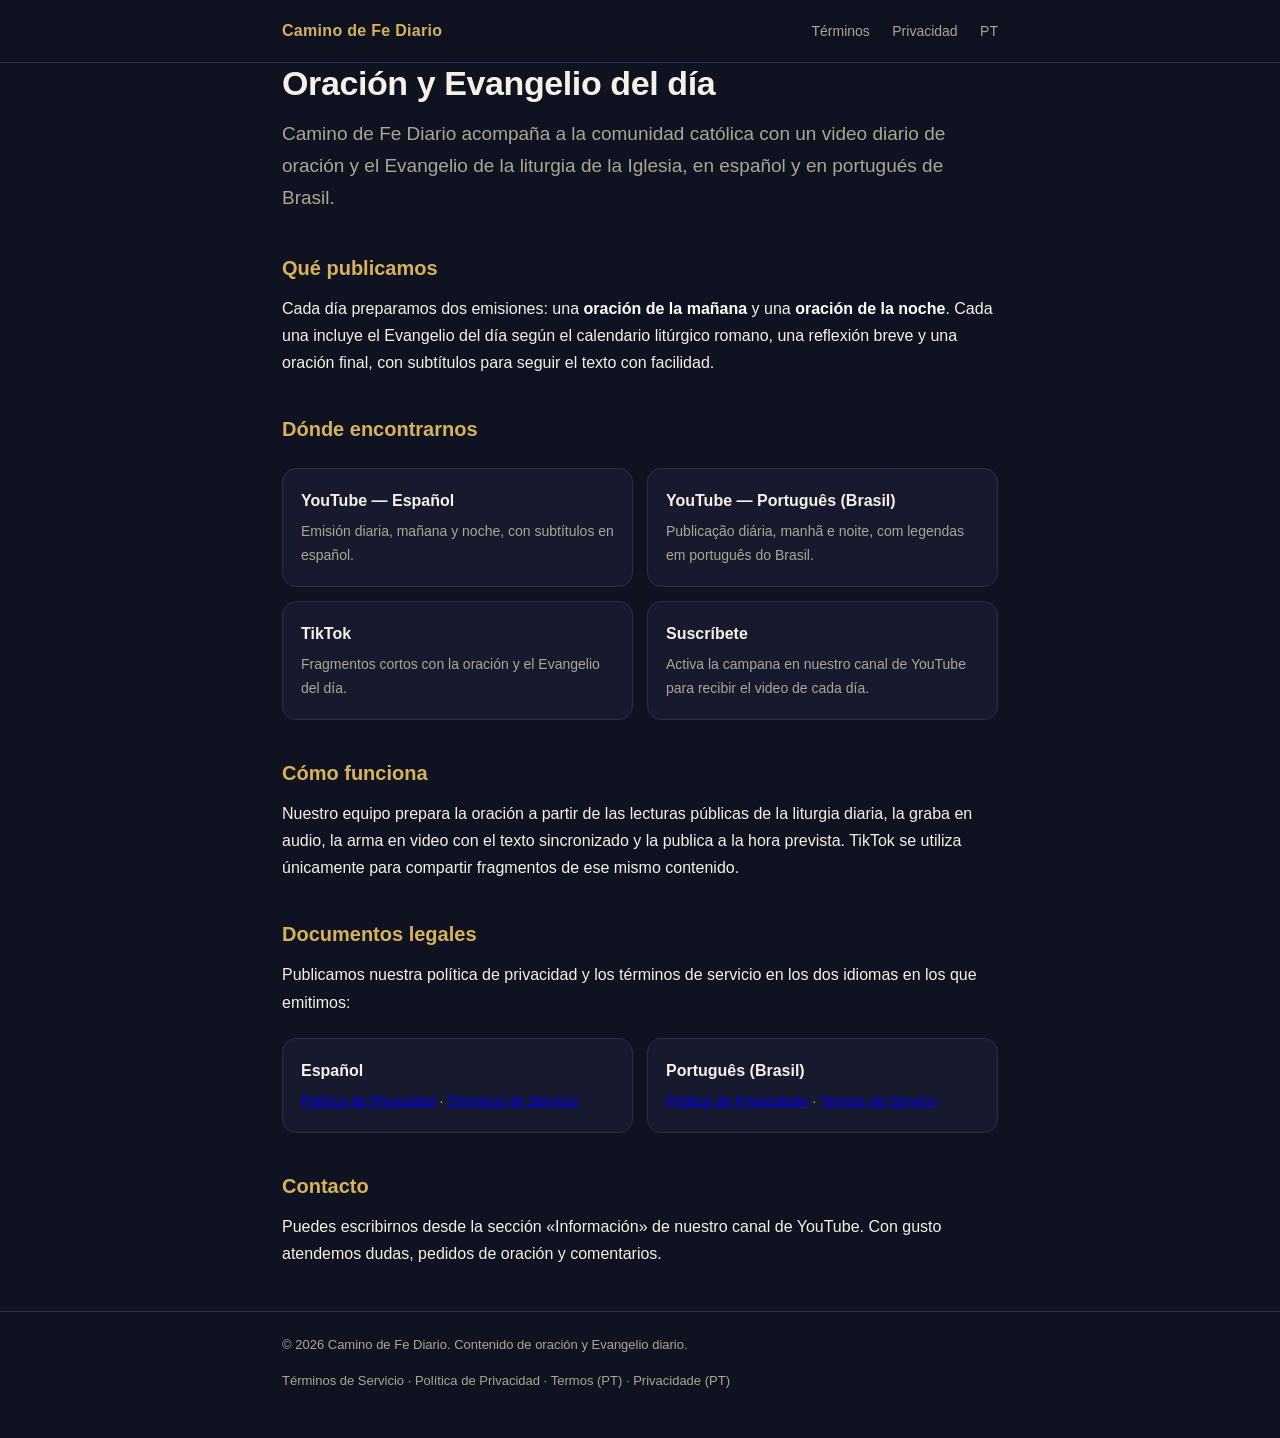
<file: index.html>
<!DOCTYPE html>
<html lang="es">
<head>
  <meta charset="utf-8">
  <meta name="viewport" content="width=device-width, initial-scale=1">
  <title>Camino de Fe Diario — Oración y Evangelio del día</title>
  <meta name="description" content="Camino de Fe Diario publica cada día la oración y el Evangelio de la liturgia católica en video, en español y en portugués de Brasil.">
  <link rel="stylesheet" href="/style.css">
</head>
<body>
  <header class="site-header">
    <div class="wrap">
      <a class="brand" href="/">Camino de Fe Diario</a>
      <nav>
        <a href="/terminos.html">Términos</a>
        <a href="/privacidad.html">Privacidad</a>
        <a href="/privacidade.html" lang="pt-BR" title="Política de Privacidade (português)">PT</a>
      </nav>
    </div>
  </header>

  <main class="wrap">
    <h1>Oración y Evangelio del día</h1>
    <p class="lead">Camino de Fe Diario acompaña a la comunidad católica con un video diario de oración y el Evangelio de la liturgia de la Iglesia, en español y en portugués de Brasil.</p>

    <h2>Qué publicamos</h2>
    <p>Cada día preparamos dos emisiones: una <strong>oración de la mañana</strong> y una <strong>oración de la noche</strong>. Cada una incluye el Evangelio del día según el calendario litúrgico romano, una reflexión breve y una oración final, con subtítulos para seguir el texto con facilidad.</p>

    <h2>Dónde encontrarnos</h2>
    <div class="cards">
      <div class="card">
        <h3>YouTube — Español</h3>
        <p>Emisión diaria, mañana y noche, con subtítulos en español.</p>
      </div>
      <div class="card">
        <h3>YouTube — Português (Brasil)</h3>
        <p>Publicação diária, manhã e noite, com legendas em português do Brasil.</p>
      </div>
      <div class="card">
        <h3>TikTok</h3>
        <p>Fragmentos cortos con la oración y el Evangelio del día.</p>
      </div>
      <div class="card">
        <h3>Suscríbete</h3>
        <p>Activa la campana en nuestro canal de YouTube para recibir el video de cada día.</p>
      </div>
    </div>

    <h2>Cómo funciona</h2>
    <p>Nuestro equipo prepara la oración a partir de las lecturas públicas de la liturgia diaria, la graba en audio, la arma en video con el texto sincronizado y la publica a la hora prevista. TikTok se utiliza únicamente para compartir fragmentos de ese mismo contenido.</p>

    <h2>Documentos legales</h2>
    <p>Publicamos nuestra política de privacidad y los términos de servicio en los dos idiomas en los que emitimos:</p>
    <div class="cards">
      <div class="card">
        <h3>Español</h3>
        <p><a href="/privacidad.html">Política de Privacidad</a> · <a href="/terminos.html">Términos de Servicio</a></p>
      </div>
      <div class="card">
        <h3>Português (Brasil)</h3>
        <p><a href="/privacidade.html" lang="pt-BR">Política de Privacidade</a> · <a href="/termos.html" lang="pt-BR">Termos de Serviço</a></p>
      </div>
    </div>

    <h2>Contacto</h2>
    <p>Puedes escribirnos desde la sección «Información» de nuestro canal de YouTube. Con gusto atendemos dudas, pedidos de oración y comentarios.</p>
  </main>

  <footer>
    <div class="wrap">
      <span>© <span id="y">2026</span> Camino de Fe Diario. Contenido de oración y Evangelio diario.</span>
      <span>
        <a href="/terminos.html">Términos de Servicio</a> ·
        <a href="/privacidad.html">Política de Privacidad</a> ·
        <a href="/termos.html" lang="pt-BR">Termos (PT)</a> ·
        <a href="/privacidade.html" lang="pt-BR">Privacidade (PT)</a>
      </span>
    </div>
  </footer>
  <script>document.getElementById('y').textContent = new Date().getFullYear();</script>
</body>
</html>
</file>
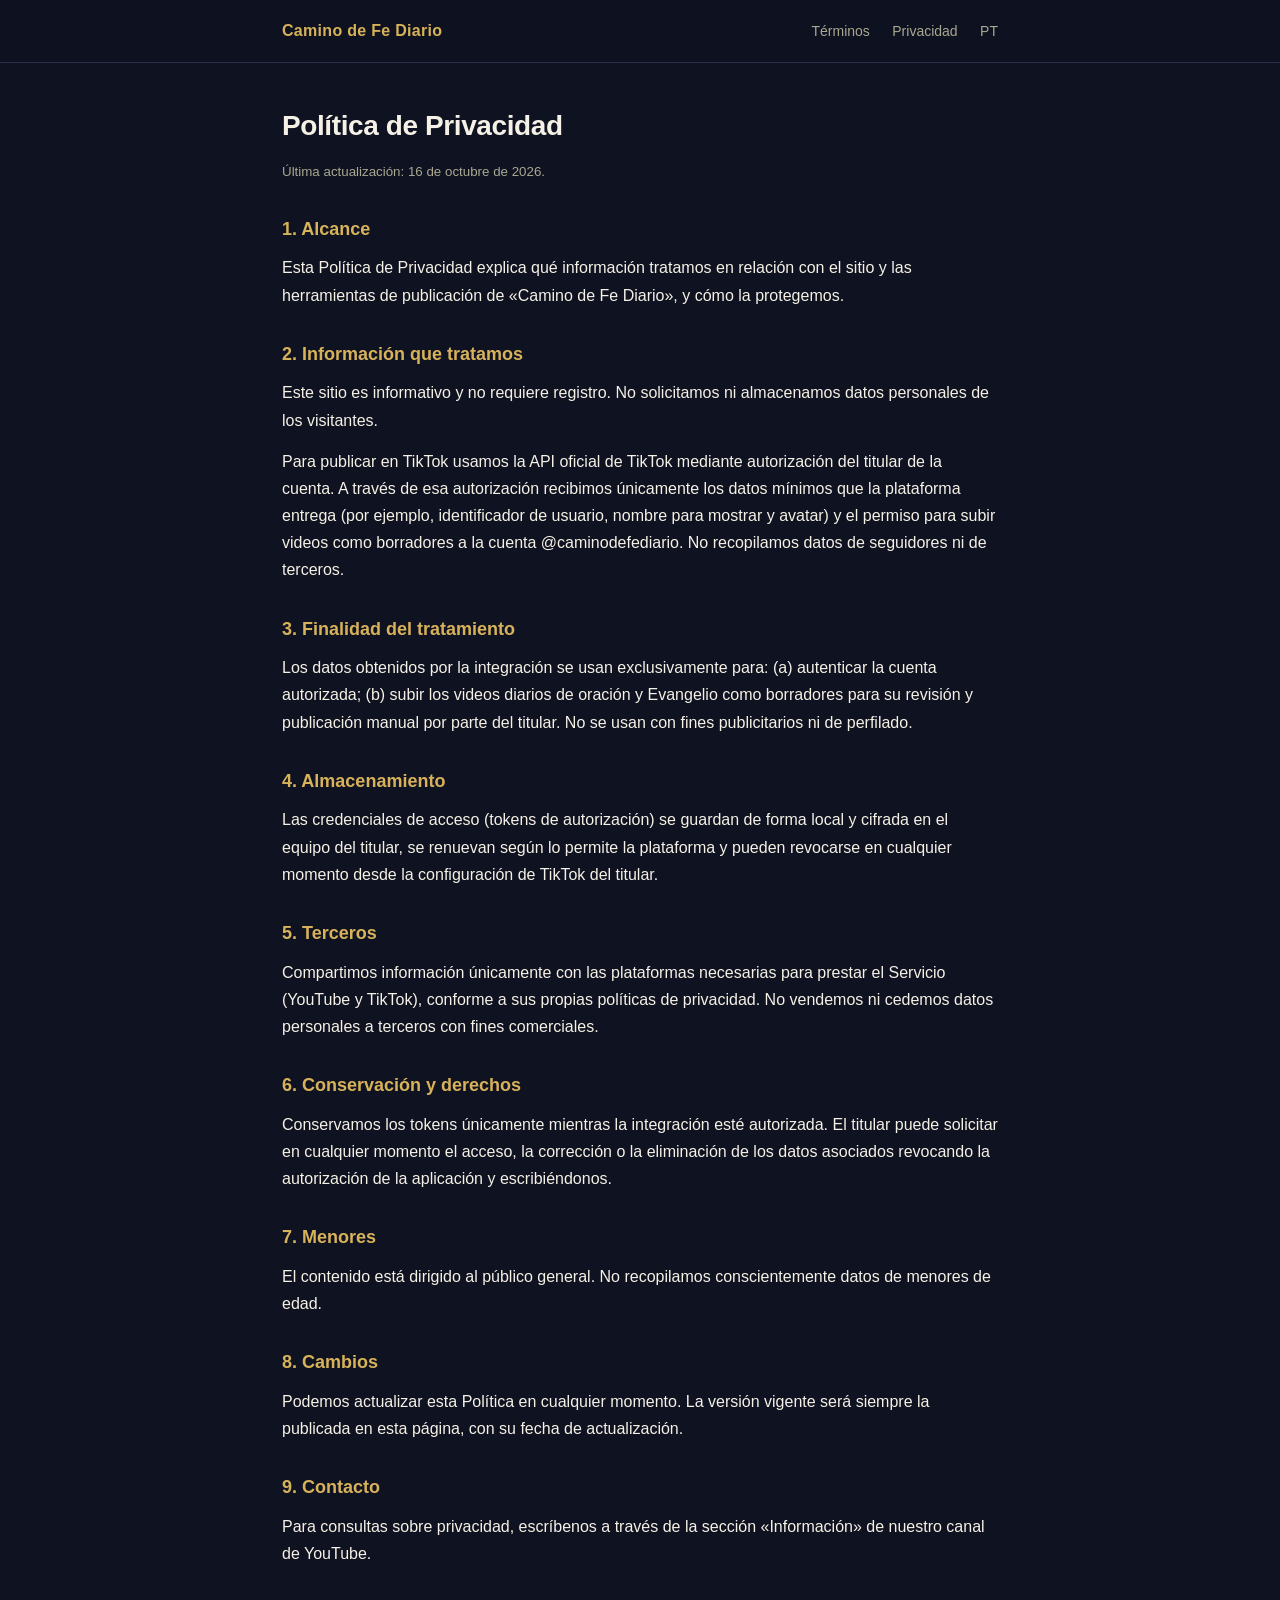
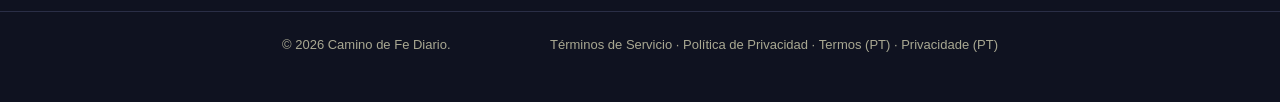
<file: privacidad.html>
<!DOCTYPE html>
<html lang="es">
<head>
  <meta charset="utf-8">
  <meta name="viewport" content="width=device-width, initial-scale=1">
  <title>Política de Privacidad — Camino de Fe Diario</title>
  <meta name="description" content="Política de Privacidad de Camino de Fe Diario.">
  <link rel="stylesheet" href="/style.css">
</head>
<body class="legal">
  <header class="site-header">
    <div class="wrap">
      <a class="brand" href="/">Camino de Fe Diario</a>
      <nav>
        <a href="/terminos.html">Términos</a>
        <a href="/privacidad.html">Privacidad</a>
        <a href="/privacidade.html" lang="pt-BR" title="Política de Privacidade (português)">PT</a>
      </nav>
    </div>
  </header>

  <main class="wrap">
    <h1>Política de Privacidad</h1>
    <p><small class="updated">Última actualización: 16 de octubre de 2026.</small></p>

    <h2>1. Alcance</h2>
    <p>Esta Política de Privacidad explica qué información tratamos en relación con el sitio y las herramientas de publicación de «Camino de Fe Diario», y cómo la protegemos.</p>

    <h2>2. Información que tratamos</h2>
    <p>Este sitio es informativo y no requiere registro. No solicitamos ni almacenamos datos personales de los visitantes.</p>
    <p>Para publicar en TikTok usamos la API oficial de TikTok mediante autorización del titular de la cuenta. A través de esa autorización recibimos únicamente los datos mínimos que la plataforma entrega (por ejemplo, identificador de usuario, nombre para mostrar y avatar) y el permiso para subir videos como borradores a la cuenta @caminodefediario. No recopilamos datos de seguidores ni de terceros.</p>

    <h2>3. Finalidad del tratamiento</h2>
    <p>Los datos obtenidos por la integración se usan exclusivamente para: (a) autenticar la cuenta autorizada; (b) subir los videos diarios de oración y Evangelio como borradores para su revisión y publicación manual por parte del titular. No se usan con fines publicitarios ni de perfilado.</p>

    <h2>4. Almacenamiento</h2>
    <p>Las credenciales de acceso (tokens de autorización) se guardan de forma local y cifrada en el equipo del titular, se renuevan según lo permite la plataforma y pueden revocarse en cualquier momento desde la configuración de TikTok del titular.</p>

    <h2>5. Terceros</h2>
    <p>Compartimos información únicamente con las plataformas necesarias para prestar el Servicio (YouTube y TikTok), conforme a sus propias políticas de privacidad. No vendemos ni cedemos datos personales a terceros con fines comerciales.</p>

    <h2>6. Conservación y derechos</h2>
    <p>Conservamos los tokens únicamente mientras la integración esté autorizada. El titular puede solicitar en cualquier momento el acceso, la corrección o la eliminación de los datos asociados revocando la autorización de la aplicación y escribiéndonos.</p>

    <h2>7. Menores</h2>
    <p>El contenido está dirigido al público general. No recopilamos conscientemente datos de menores de edad.</p>

    <h2>8. Cambios</h2>
    <p>Podemos actualizar esta Política en cualquier momento. La versión vigente será siempre la publicada en esta página, con su fecha de actualización.</p>

    <h2>9. Contacto</h2>
    <p>Para consultas sobre privacidad, escríbenos a través de la sección «Información» de nuestro canal de YouTube.</p>
  </main>

  <footer>
    <div class="wrap">
      <span>© 2026 Camino de Fe Diario.</span>
      <span>
        <a href="/terminos.html">Términos de Servicio</a> ·
        <a href="/privacidad.html">Política de Privacidad</a> ·
        <a href="/termos.html" lang="pt-BR">Termos (PT)</a> ·
        <a href="/privacidade.html" lang="pt-BR">Privacidade (PT)</a>
      </span>
    </div>
  </footer>
</body>
</html>
</file>
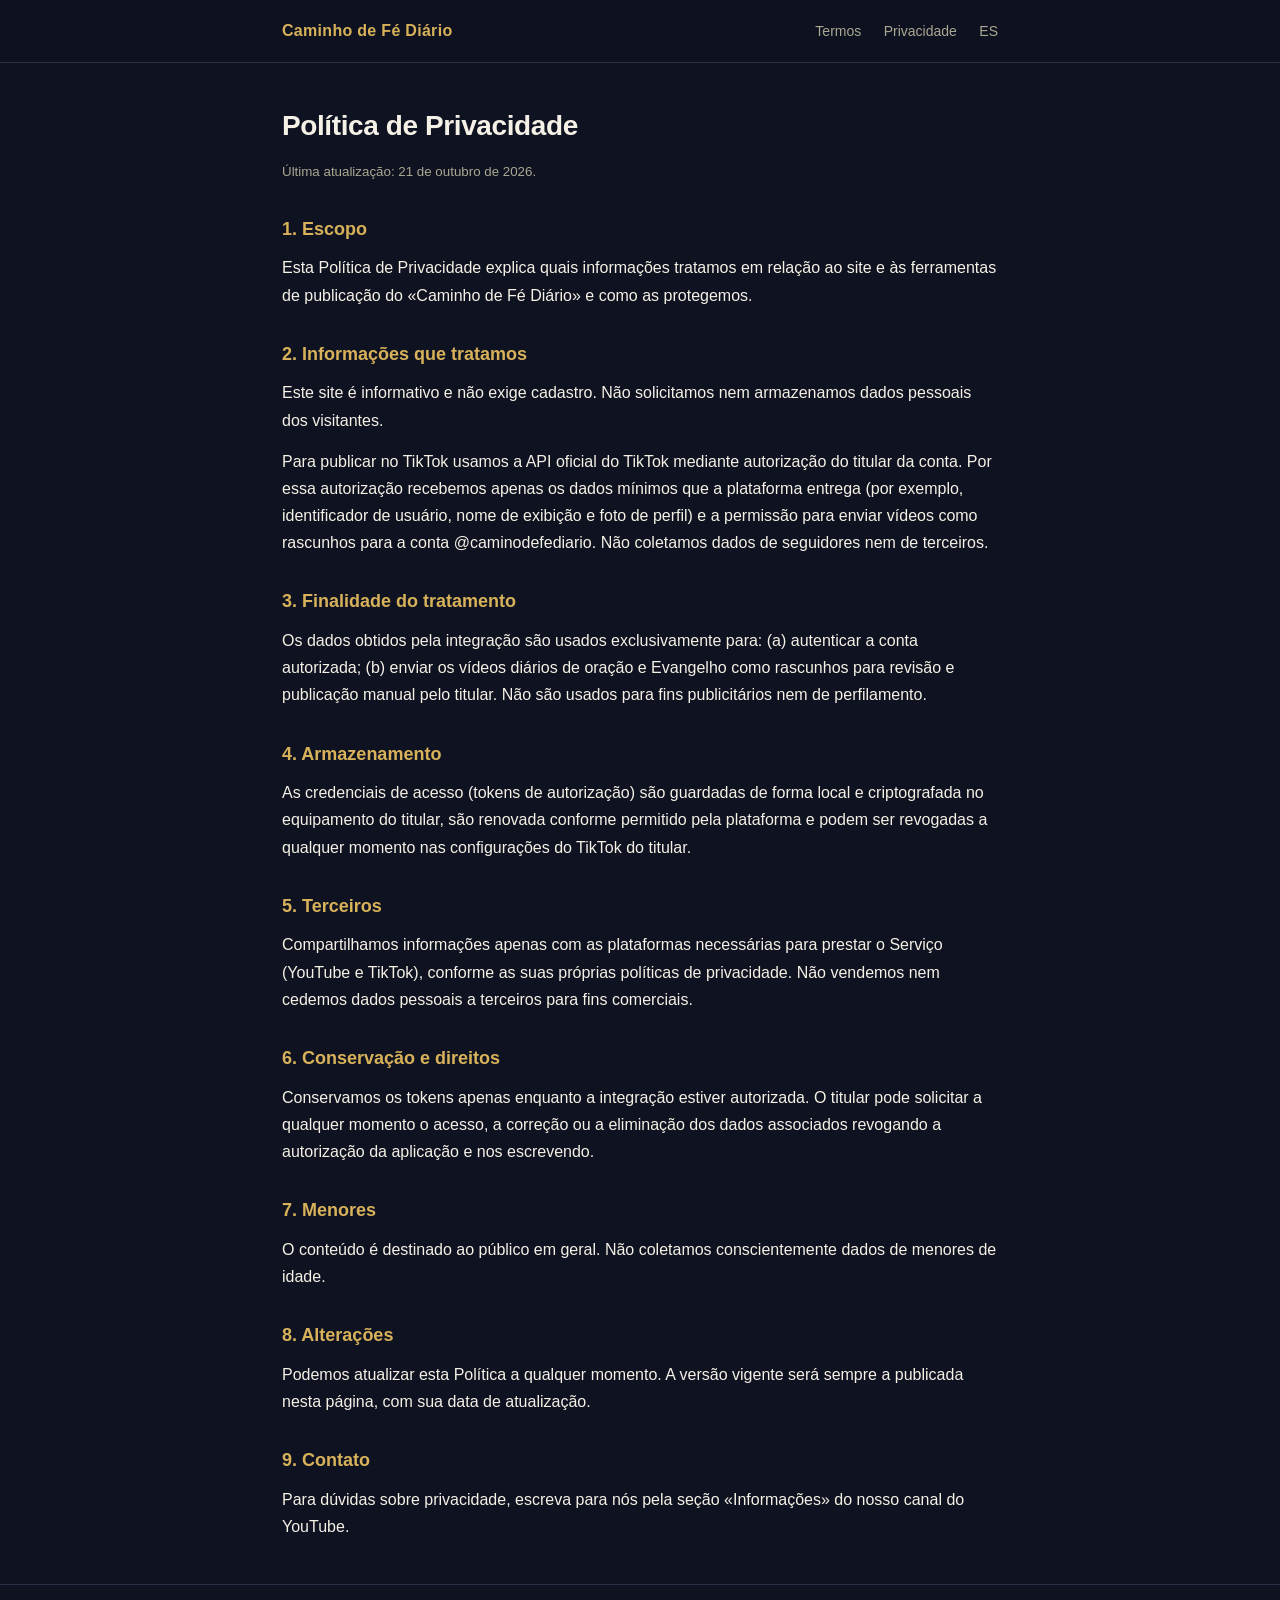
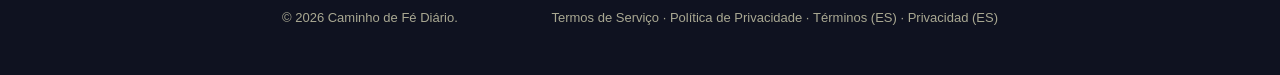
<file: privacidade.html>
<!DOCTYPE html>
<html lang="pt-BR">
<head>
  <meta charset="utf-8">
  <meta name="viewport" content="width=device-width, initial-scale=1">
  <title>Política de Privacidade — Caminho de Fé Diário</title>
  <meta name="description" content="Política de Privacidade do Caminho de Fé Diário.">
  <link rel="stylesheet" href="/style.css">
</head>
<body class="legal">
  <header class="site-header">
    <div class="wrap">
      <a class="brand" href="/">Caminho de Fé Diário</a>
      <nav>
        <a href="/termos.html">Termos</a>
        <a href="/privacidade.html">Privacidade</a>
        <a href="/privacidad.html" lang="es" title="Política de Privacidad (español)">ES</a>
      </nav>
    </div>
  </header>

  <main class="wrap">
    <h1>Política de Privacidade</h1>
    <p><small class="updated">Última atualização: 21 de outubro de 2026.</small></p>

    <h2>1. Escopo</h2>
    <p>Esta Política de Privacidade explica quais informações tratamos em relação ao site e às ferramentas de publicação do «Caminho de Fé Diário» e como as protegemos.</p>

    <h2>2. Informações que tratamos</h2>
    <p>Este site é informativo e não exige cadastro. Não solicitamos nem armazenamos dados pessoais dos visitantes.</p>
    <p>Para publicar no TikTok usamos a API oficial do TikTok mediante autorização do titular da conta. Por essa autorização recebemos apenas os dados mínimos que a plataforma entrega (por exemplo, identificador de usuário, nome de exibição e foto de perfil) e a permissão para enviar vídeos como rascunhos para a conta @caminodefediario. Não coletamos dados de seguidores nem de terceiros.</p>

    <h2>3. Finalidade do tratamento</h2>
    <p>Os dados obtidos pela integração são usados exclusivamente para: (a) autenticar a conta autorizada; (b) enviar os vídeos diários de oração e Evangelho como rascunhos para revisão e publicação manual pelo titular. Não são usados para fins publicitários nem de perfilamento.</p>

    <h2>4. Armazenamento</h2>
    <p>As credenciais de acesso (tokens de autorização) são guardadas de forma local e criptografada no equipamento do titular, são renovada conforme permitido pela plataforma e podem ser revogadas a qualquer momento nas configurações do TikTok do titular.</p>

    <h2>5. Terceiros</h2>
    <p>Compartilhamos informações apenas com as plataformas necessárias para prestar o Serviço (YouTube e TikTok), conforme as suas próprias políticas de privacidade. Não vendemos nem cedemos dados pessoais a terceiros para fins comerciais.</p>

    <h2>6. Conservação e direitos</h2>
    <p>Conservamos os tokens apenas enquanto a integração estiver autorizada. O titular pode solicitar a qualquer momento o acesso, a correção ou a eliminação dos dados associados revogando a autorização da aplicação e nos escrevendo.</p>

    <h2>7. Menores</h2>
    <p>O conteúdo é destinado ao público em geral. Não coletamos conscientemente dados de menores de idade.</p>

    <h2>8. Alterações</h2>
    <p>Podemos atualizar esta Política a qualquer momento. A versão vigente será sempre a publicada nesta página, com sua data de atualização.</p>

    <h2>9. Contato</h2>
    <p>Para dúvidas sobre privacidade, escreva para nós pela seção «Informações» do nosso canal do YouTube.</p>
  </main>

  <footer>
    <div class="wrap">
      <span>© 2026 Caminho de Fé Diário.</span>
      <span>
        <a href="/termos.html">Termos de Serviço</a> ·
        <a href="/privacidade.html">Política de Privacidade</a> ·
        <a href="/terminos.html" lang="es">Términos (ES)</a> ·
        <a href="/privacidad.html" lang="es">Privacidad (ES)</a>
      </span>
    </div>
  </footer>
</body>
</html>
</file>
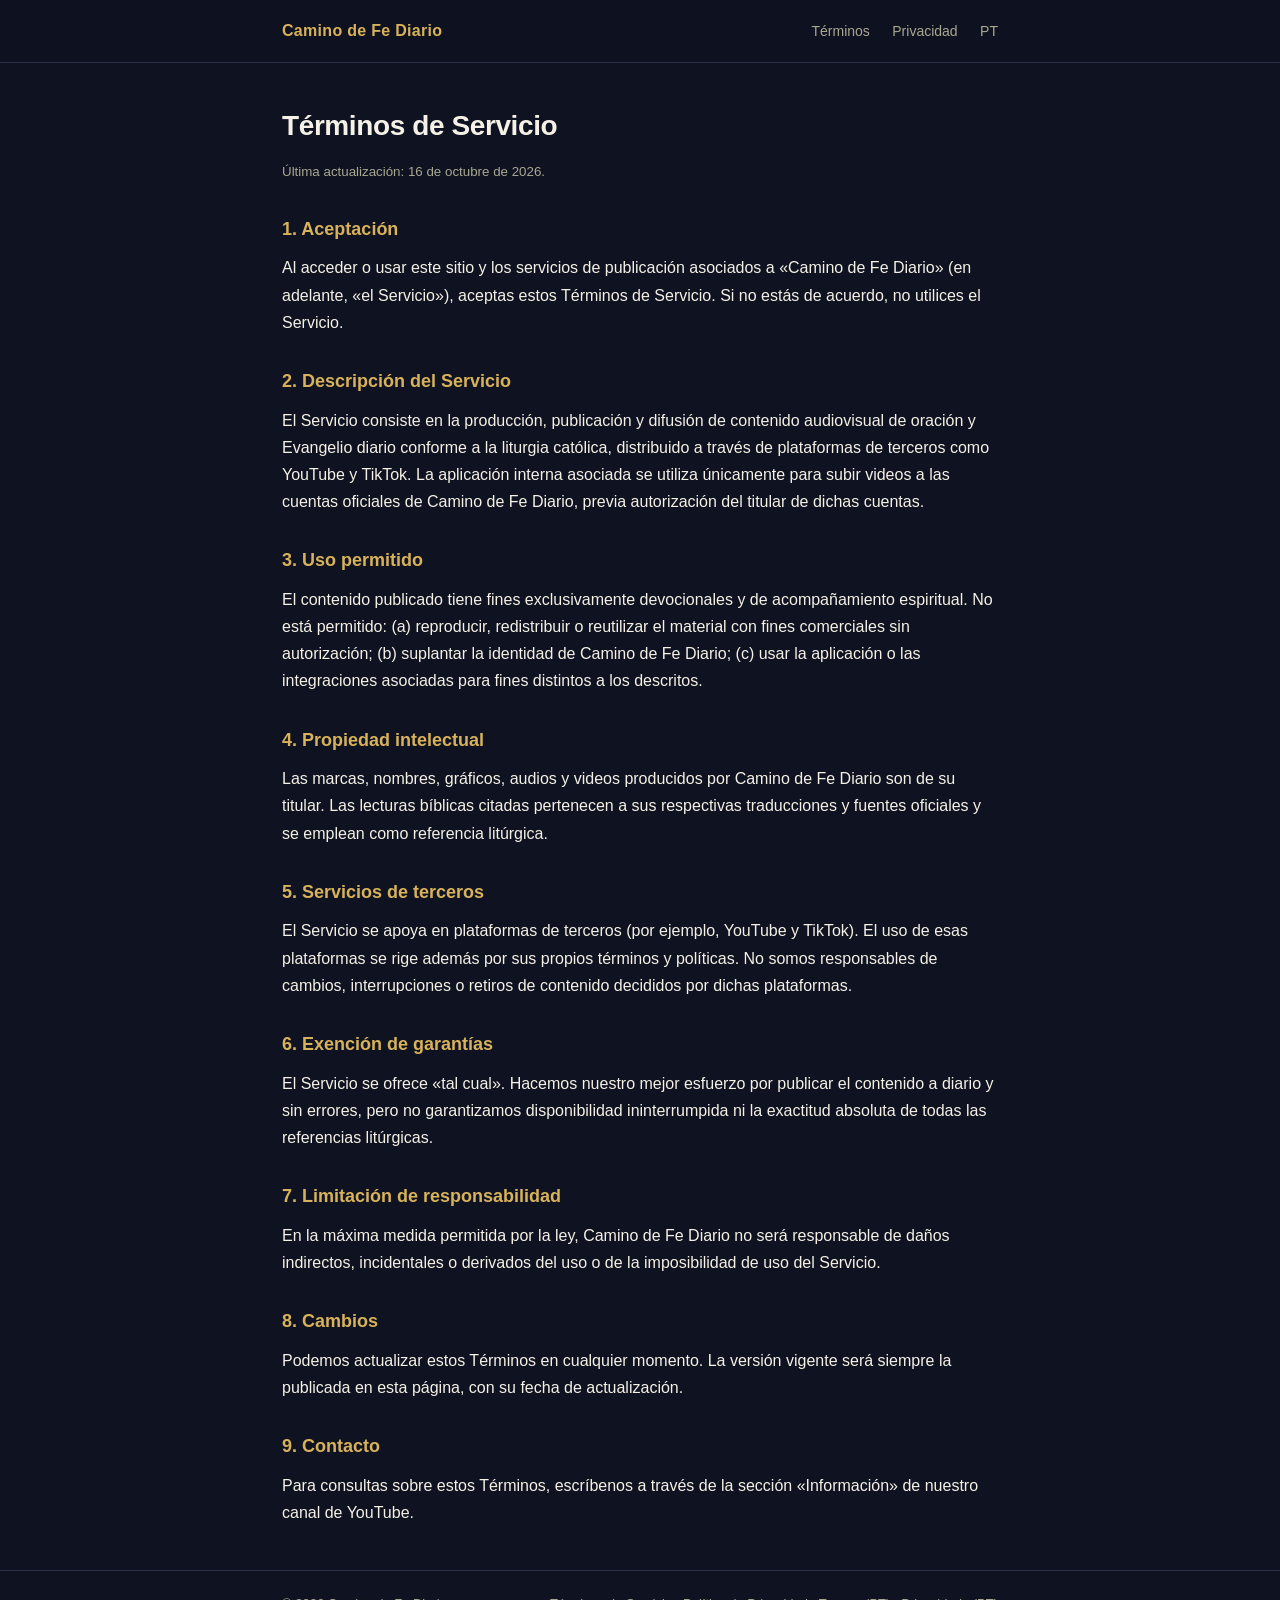
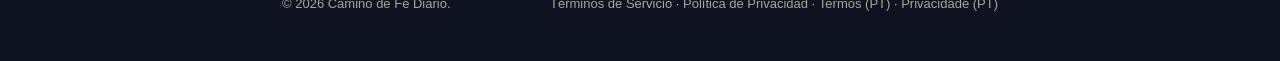
<file: terminos.html>
<!DOCTYPE html>
<html lang="es">
<head>
  <meta charset="utf-8">
  <meta name="viewport" content="width=device-width, initial-scale=1">
  <title>Términos de Servicio — Camino de Fe Diario</title>
  <meta name="description" content="Términos de Servicio de Camino de Fe Diario.">
  <link rel="stylesheet" href="/style.css">
</head>
<body class="legal">
  <header class="site-header">
    <div class="wrap">
      <a class="brand" href="/">Camino de Fe Diario</a>
      <nav>
        <a href="/terminos.html">Términos</a>
        <a href="/privacidad.html">Privacidad</a>
        <a href="/privacidade.html" lang="pt-BR" title="Política de Privacidade (português)">PT</a>
      </nav>
    </div>
  </header>

  <main class="wrap">
    <h1>Términos de Servicio</h1>
    <p><small class="updated">Última actualización: 16 de octubre de 2026.</small></p>

    <h2>1. Aceptación</h2>
    <p>Al acceder o usar este sitio y los servicios de publicación asociados a «Camino de Fe Diario» (en adelante, «el Servicio»), aceptas estos Términos de Servicio. Si no estás de acuerdo, no utilices el Servicio.</p>

    <h2>2. Descripción del Servicio</h2>
    <p>El Servicio consiste en la producción, publicación y difusión de contenido audiovisual de oración y Evangelio diario conforme a la liturgia católica, distribuido a través de plataformas de terceros como YouTube y TikTok. La aplicación interna asociada se utiliza únicamente para subir videos a las cuentas oficiales de Camino de Fe Diario, previa autorización del titular de dichas cuentas.</p>

    <h2>3. Uso permitido</h2>
    <p>El contenido publicado tiene fines exclusivamente devocionales y de acompañamiento espiritual. No está permitido: (a) reproducir, redistribuir o reutilizar el material con fines comerciales sin autorización; (b) suplantar la identidad de Camino de Fe Diario; (c) usar la aplicación o las integraciones asociadas para fines distintos a los descritos.</p>

    <h2>4. Propiedad intelectual</h2>
    <p>Las marcas, nombres, gráficos, audios y videos producidos por Camino de Fe Diario son de su titular. Las lecturas bíblicas citadas pertenecen a sus respectivas traducciones y fuentes oficiales y se emplean como referencia litúrgica.</p>

    <h2>5. Servicios de terceros</h2>
    <p>El Servicio se apoya en plataformas de terceros (por ejemplo, YouTube y TikTok). El uso de esas plataformas se rige además por sus propios términos y políticas. No somos responsables de cambios, interrupciones o retiros de contenido decididos por dichas plataformas.</p>

    <h2>6. Exención de garantías</h2>
    <p>El Servicio se ofrece «tal cual». Hacemos nuestro mejor esfuerzo por publicar el contenido a diario y sin errores, pero no garantizamos disponibilidad ininterrumpida ni la exactitud absoluta de todas las referencias litúrgicas.</p>

    <h2>7. Limitación de responsabilidad</h2>
    <p>En la máxima medida permitida por la ley, Camino de Fe Diario no será responsable de daños indirectos, incidentales o derivados del uso o de la imposibilidad de uso del Servicio.</p>

    <h2>8. Cambios</h2>
    <p>Podemos actualizar estos Términos en cualquier momento. La versión vigente será siempre la publicada en esta página, con su fecha de actualización.</p>

    <h2>9. Contacto</h2>
    <p>Para consultas sobre estos Términos, escríbenos a través de la sección «Información» de nuestro canal de YouTube.</p>
  </main>

  <footer>
    <div class="wrap">
      <span>© 2026 Camino de Fe Diario.</span>
      <span>
        <a href="/terminos.html">Términos de Servicio</a> ·
        <a href="/privacidad.html">Política de Privacidad</a> ·
        <a href="/termos.html" lang="pt-BR">Termos (PT)</a> ·
        <a href="/privacidade.html" lang="pt-BR">Privacidade (PT)</a>
      </span>
    </div>
  </footer>
</body>
</html>
</file>
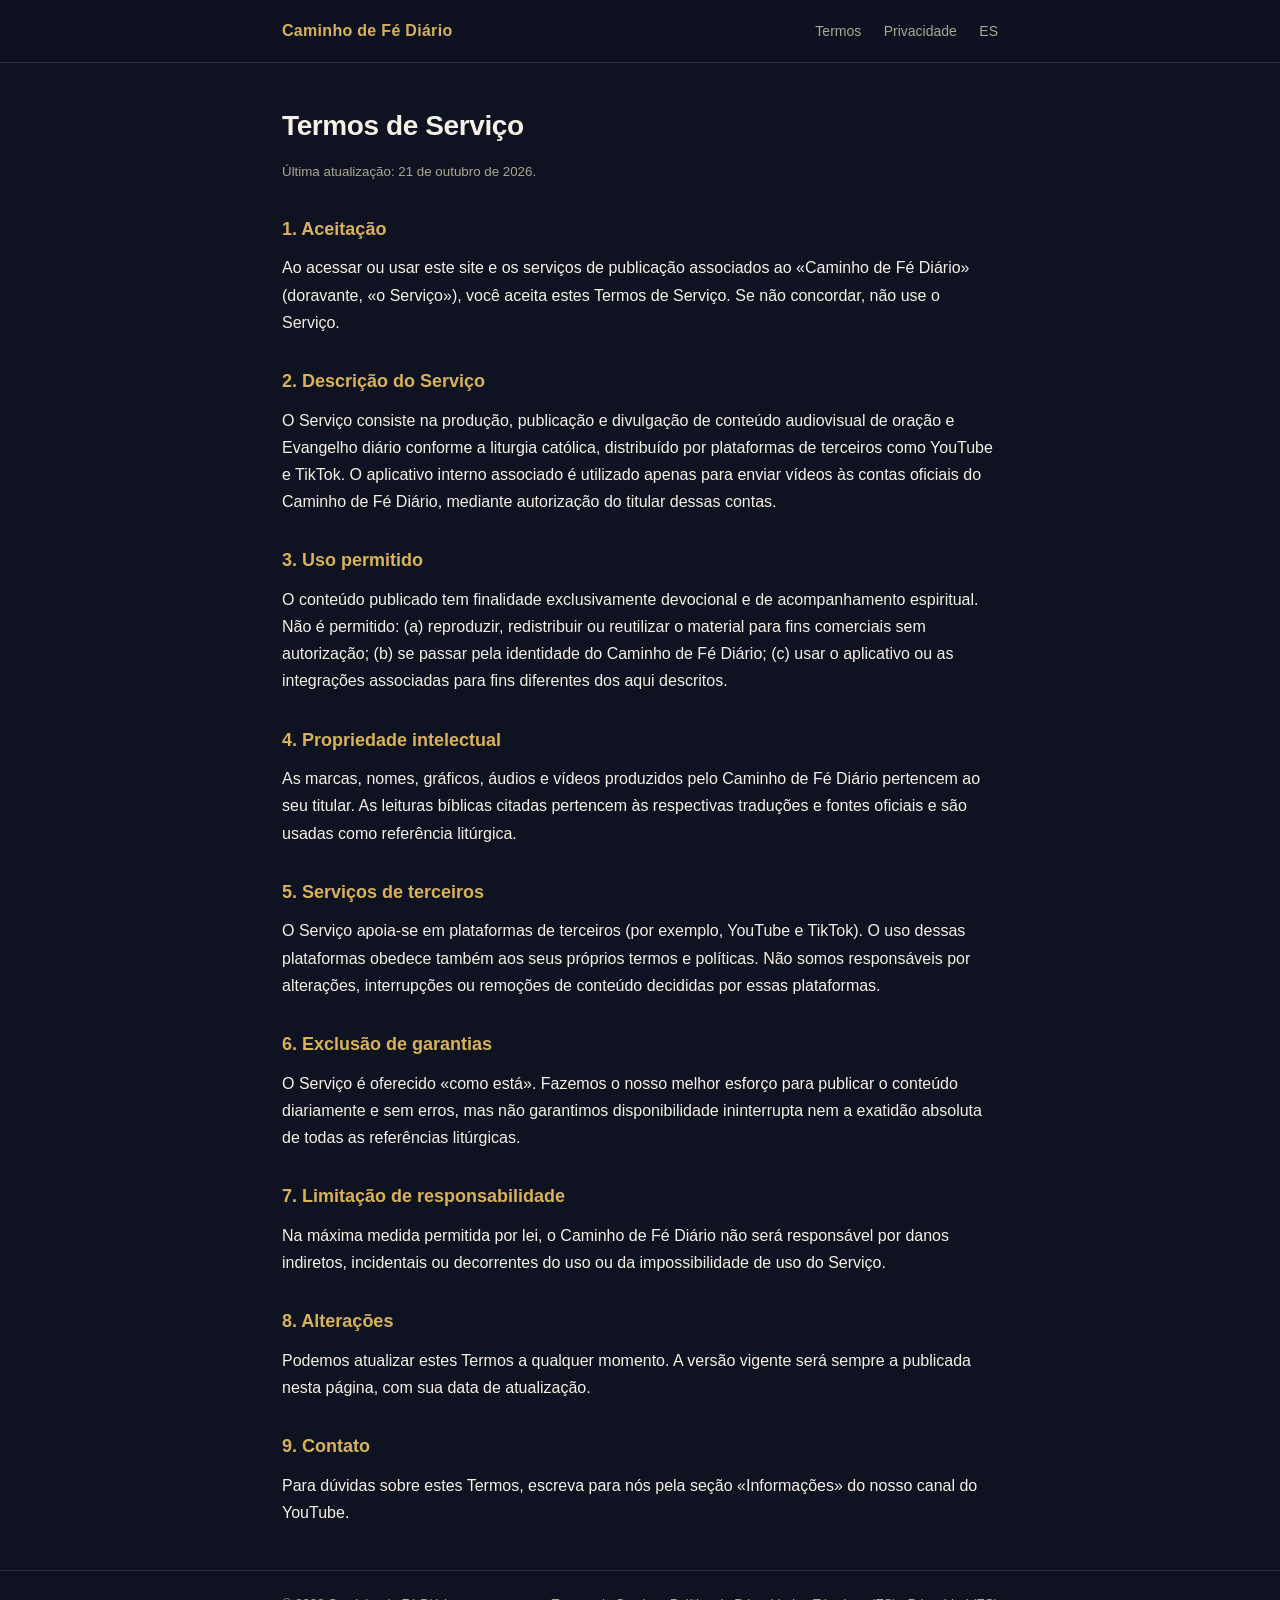
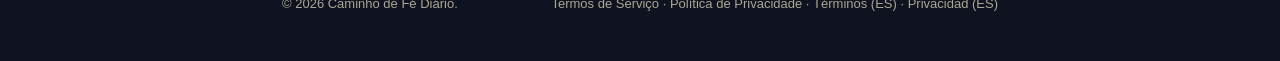
<file: termos.html>
<!DOCTYPE html>
<html lang="pt-BR">
<head>
  <meta charset="utf-8">
  <meta name="viewport" content="width=device-width, initial-scale=1">
  <title>Termos de Serviço — Caminho de Fé Diário</title>
  <meta name="description" content="Termos de Serviço do Caminho de Fé Diário.">
  <link rel="stylesheet" href="/style.css">
</head>
<body class="legal">
  <header class="site-header">
    <div class="wrap">
      <a class="brand" href="/">Caminho de Fé Diário</a>
      <nav>
        <a href="/termos.html">Termos</a>
        <a href="/privacidade.html">Privacidade</a>
        <a href="/privacidad.html" lang="es" title="Política de Privacidad (español)">ES</a>
      </nav>
    </div>
  </header>

  <main class="wrap">
    <h1>Termos de Serviço</h1>
    <p><small class="updated">Última atualização: 21 de outubro de 2026.</small></p>

    <h2>1. Aceitação</h2>
    <p>Ao acessar ou usar este site e os serviços de publicação associados ao «Caminho de Fé Diário» (doravante, «o Serviço»), você aceita estes Termos de Serviço. Se não concordar, não use o Serviço.</p>

    <h2>2. Descrição do Serviço</h2>
    <p>O Serviço consiste na produção, publicação e divulgação de conteúdo audiovisual de oração e Evangelho diário conforme a liturgia católica, distribuído por plataformas de terceiros como YouTube e TikTok. O aplicativo interno associado é utilizado apenas para enviar vídeos às contas oficiais do Caminho de Fé Diário, mediante autorização do titular dessas contas.</p>

    <h2>3. Uso permitido</h2>
    <p>O conteúdo publicado tem finalidade exclusivamente devocional e de acompanhamento espiritual. Não é permitido: (a) reproduzir, redistribuir ou reutilizar o material para fins comerciais sem autorização; (b) se passar pela identidade do Caminho de Fé Diário; (c) usar o aplicativo ou as integrações associadas para fins diferentes dos aqui descritos.</p>

    <h2>4. Propriedade intelectual</h2>
    <p>As marcas, nomes, gráficos, áudios e vídeos produzidos pelo Caminho de Fé Diário pertencem ao seu titular. As leituras bíblicas citadas pertencem às respectivas traduções e fontes oficiais e são usadas como referência litúrgica.</p>

    <h2>5. Serviços de terceiros</h2>
    <p>O Serviço apoia-se em plataformas de terceiros (por exemplo, YouTube e TikTok). O uso dessas plataformas obedece também aos seus próprios termos e políticas. Não somos responsáveis por alterações, interrupções ou remoções de conteúdo decididas por essas plataformas.</p>

    <h2>6. Exclusão de garantias</h2>
    <p>O Serviço é oferecido «como está». Fazemos o nosso melhor esforço para publicar o conteúdo diariamente e sem erros, mas não garantimos disponibilidade ininterrupta nem a exatidão absoluta de todas as referências litúrgicas.</p>

    <h2>7. Limitação de responsabilidade</h2>
    <p>Na máxima medida permitida por lei, o Caminho de Fé Diário não será responsável por danos indiretos, incidentais ou decorrentes do uso ou da impossibilidade de uso do Serviço.</p>

    <h2>8. Alterações</h2>
    <p>Podemos atualizar estes Termos a qualquer momento. A versão vigente será sempre a publicada nesta página, com sua data de atualização.</p>

    <h2>9. Contato</h2>
    <p>Para dúvidas sobre estes Termos, escreva para nós pela seção «Informações» do nosso canal do YouTube.</p>
  </main>

  <footer>
    <div class="wrap">
      <span>© 2026 Caminho de Fé Diário.</span>
      <span>
        <a href="/termos.html">Termos de Serviço</a> ·
        <a href="/privacidade.html">Política de Privacidade</a> ·
        <a href="/terminos.html" lang="es">Términos (ES)</a> ·
        <a href="/privacidad.html" lang="es">Privacidad (ES)</a>
      </span>
    </div>
  </footer>
</body>
</html>
</file>
<file: style.css>
:root{
  --bg:#0f1220;
  --panel:#171a2e;
  --ink:#f5f1e6;
  --muted:#a9a892;
  --gold:#d8b25a;
  --line:#2a2e46;
}
*{box-sizing:border-box}
html,body{margin:0;padding:0}
body{
  background:var(--bg);
  color:var(--ink);
  font:16px/1.7 -apple-system,BlinkMacSystemFont,"Segoe UI",Roboto,Helvetica,Arial,sans-serif;
  -webkit-font-smoothing:antialiased;
}
.wrap{max-width:760px;margin:0 auto;padding:0 22px}
.site-header{
  border-bottom:1px solid var(--line);
  background:rgba(15,18,32,.92);
  position:sticky;top:0;
  backdrop-filter:blur(10px);
  -webkit-backdrop-filter:blur(10px);
}
.site-header .wrap{display:flex;align-items:center;justify-content:space-between;height:62px}
.brand{color:var(--gold);font-weight:700;letter-spacing:.3px;text-decoration:none}
.site-header nav a{color:var(--muted);text-decoration:none;margin-left:18px;font-size:14px}
.site-header nav a:hover{color:var(--ink)}
main{padding:56px 22px 26px}
h1{font-size:34px;line-height:1.2;margin:0 0 14px;letter-spacing:-.4px}
.lead{font-size:19px;color:var(--muted);margin:0 0 30px}
h2{font-size:20px;margin:36px 0 10px;color:var(--gold)}
p{margin:0 0 14px}
strong{color:#fff}
.cards{display:grid;grid-template-columns:1fr 1fr;gap:14px;margin:22px 0 6px}
.card{background:var(--panel);border:1px solid var(--line);border-radius:14px;padding:18px}
.card h3{margin:0 0 6px;font-size:16px;color:var(--ink)}
.card p{margin:0;color:var(--muted);font-size:14px}
footer{border-top:1px solid var(--line);margin-top:44px;padding:22px 0 46px;color:var(--muted);font-size:13px}
footer .wrap{display:flex;gap:14px;flex-wrap:wrap;justify-content:space-between}
footer a{color:var(--muted);text-decoration:none}
footer a:hover{color:var(--ink)}
.legal main{padding-top:46px}
.legal h1{font-size:28px}
.legal h2{margin-top:30px;font-size:18px}
small.updated{color:var(--muted)}
@media (max-width:560px){
  .cards{grid-template-columns:1fr}
  h1{font-size:27px}
  .lead{font-size:17px}
}
</file>
